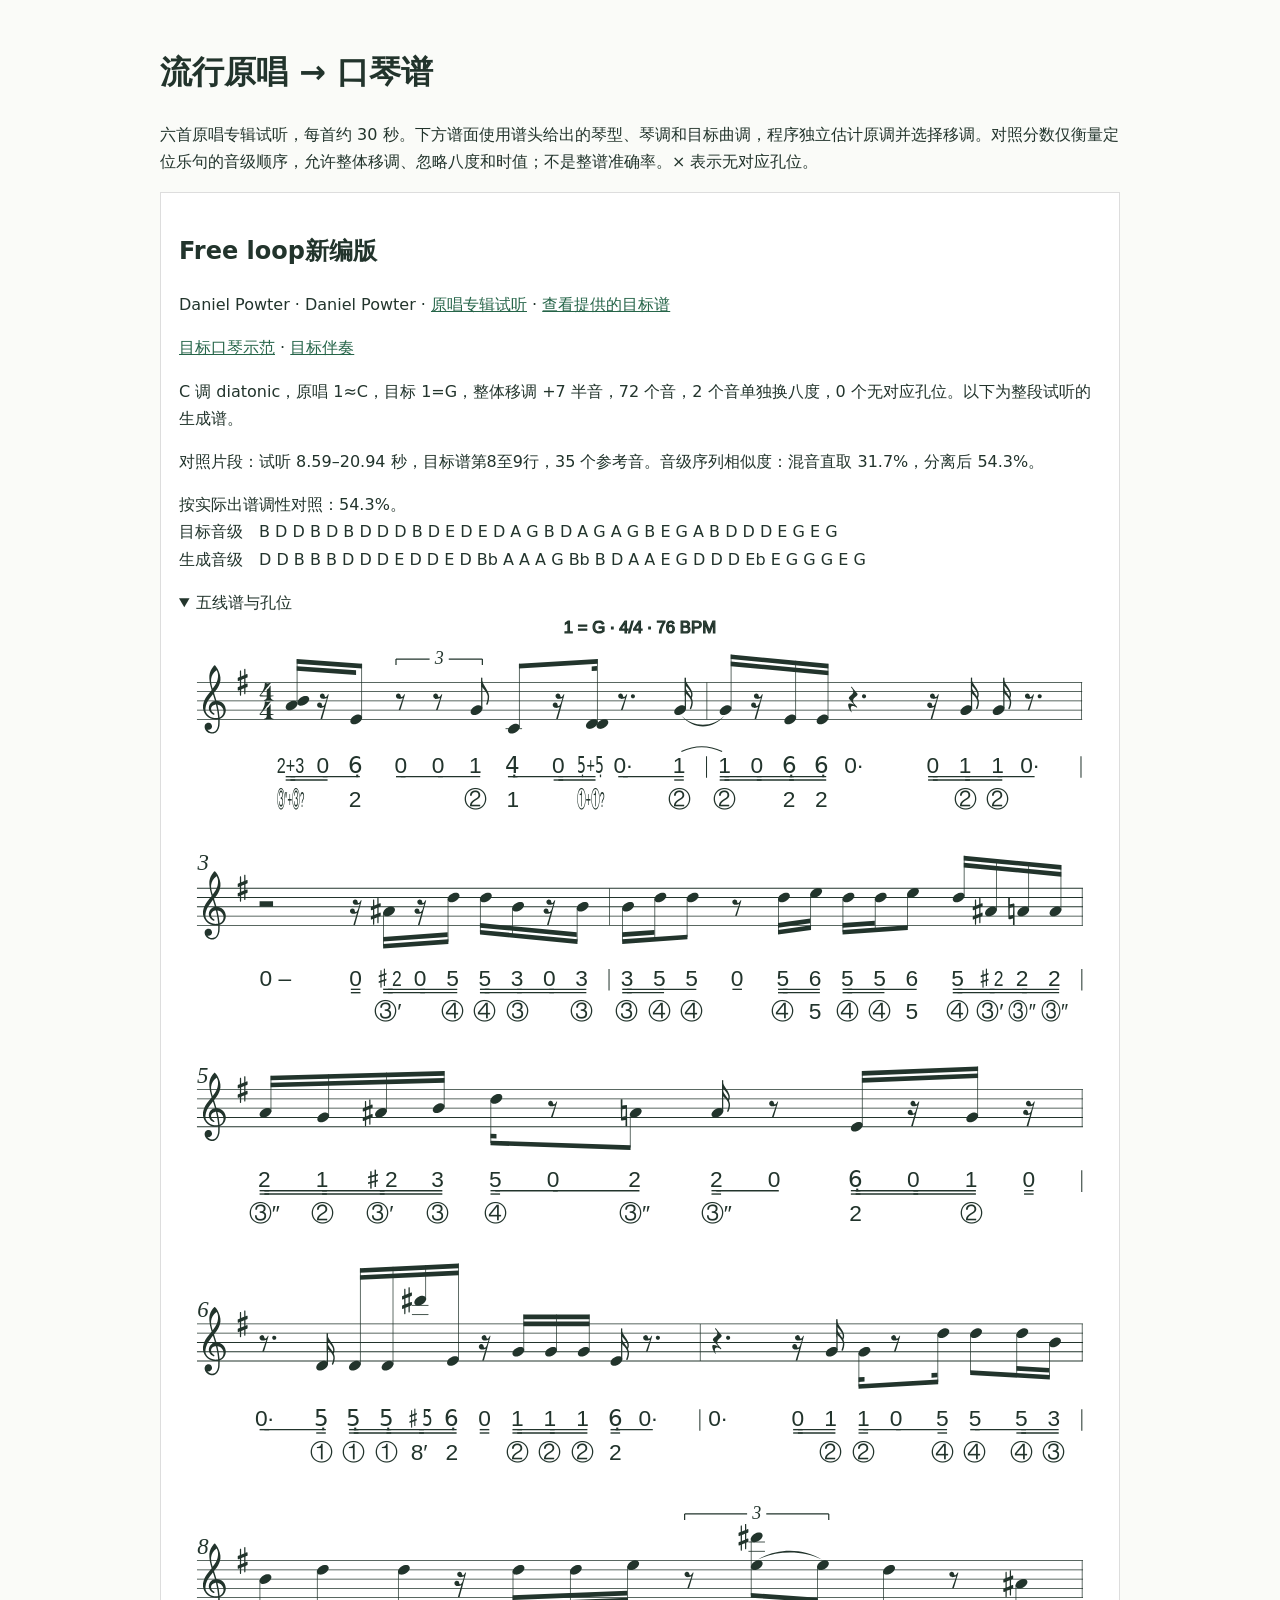
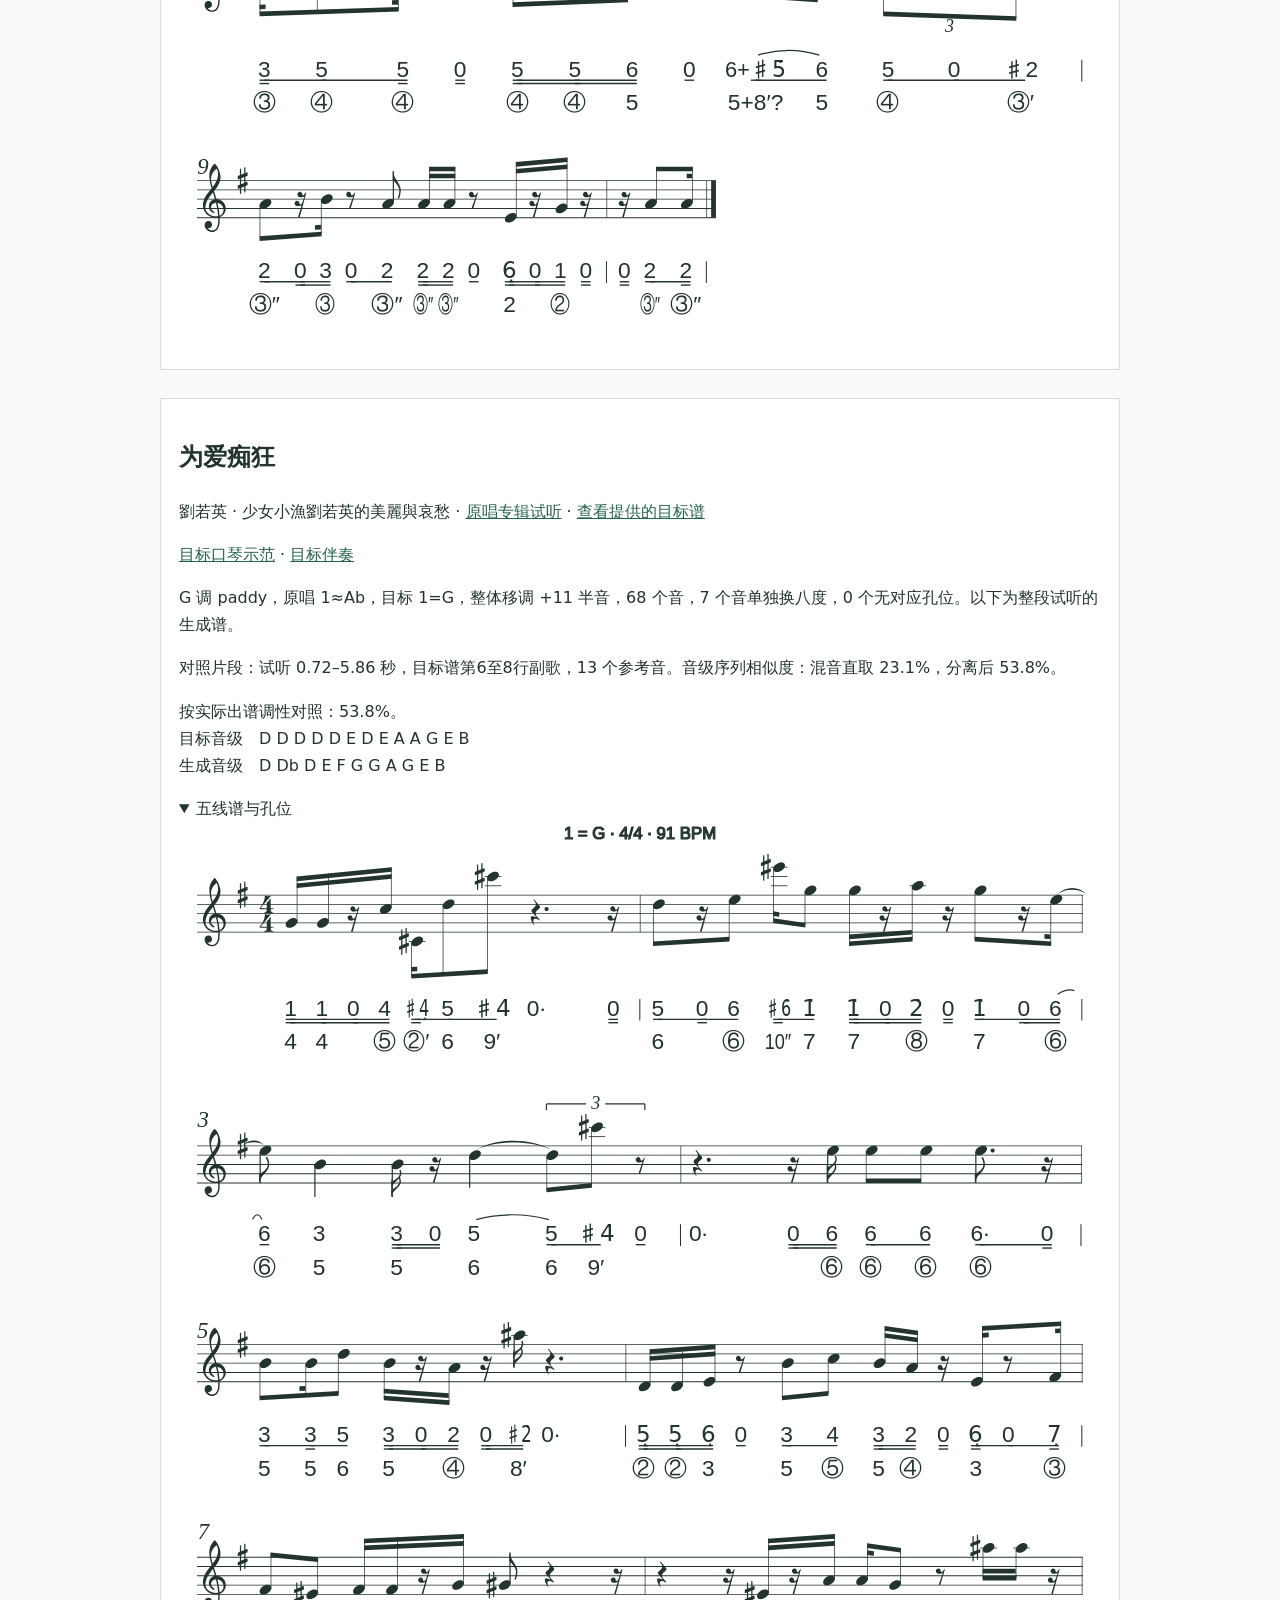
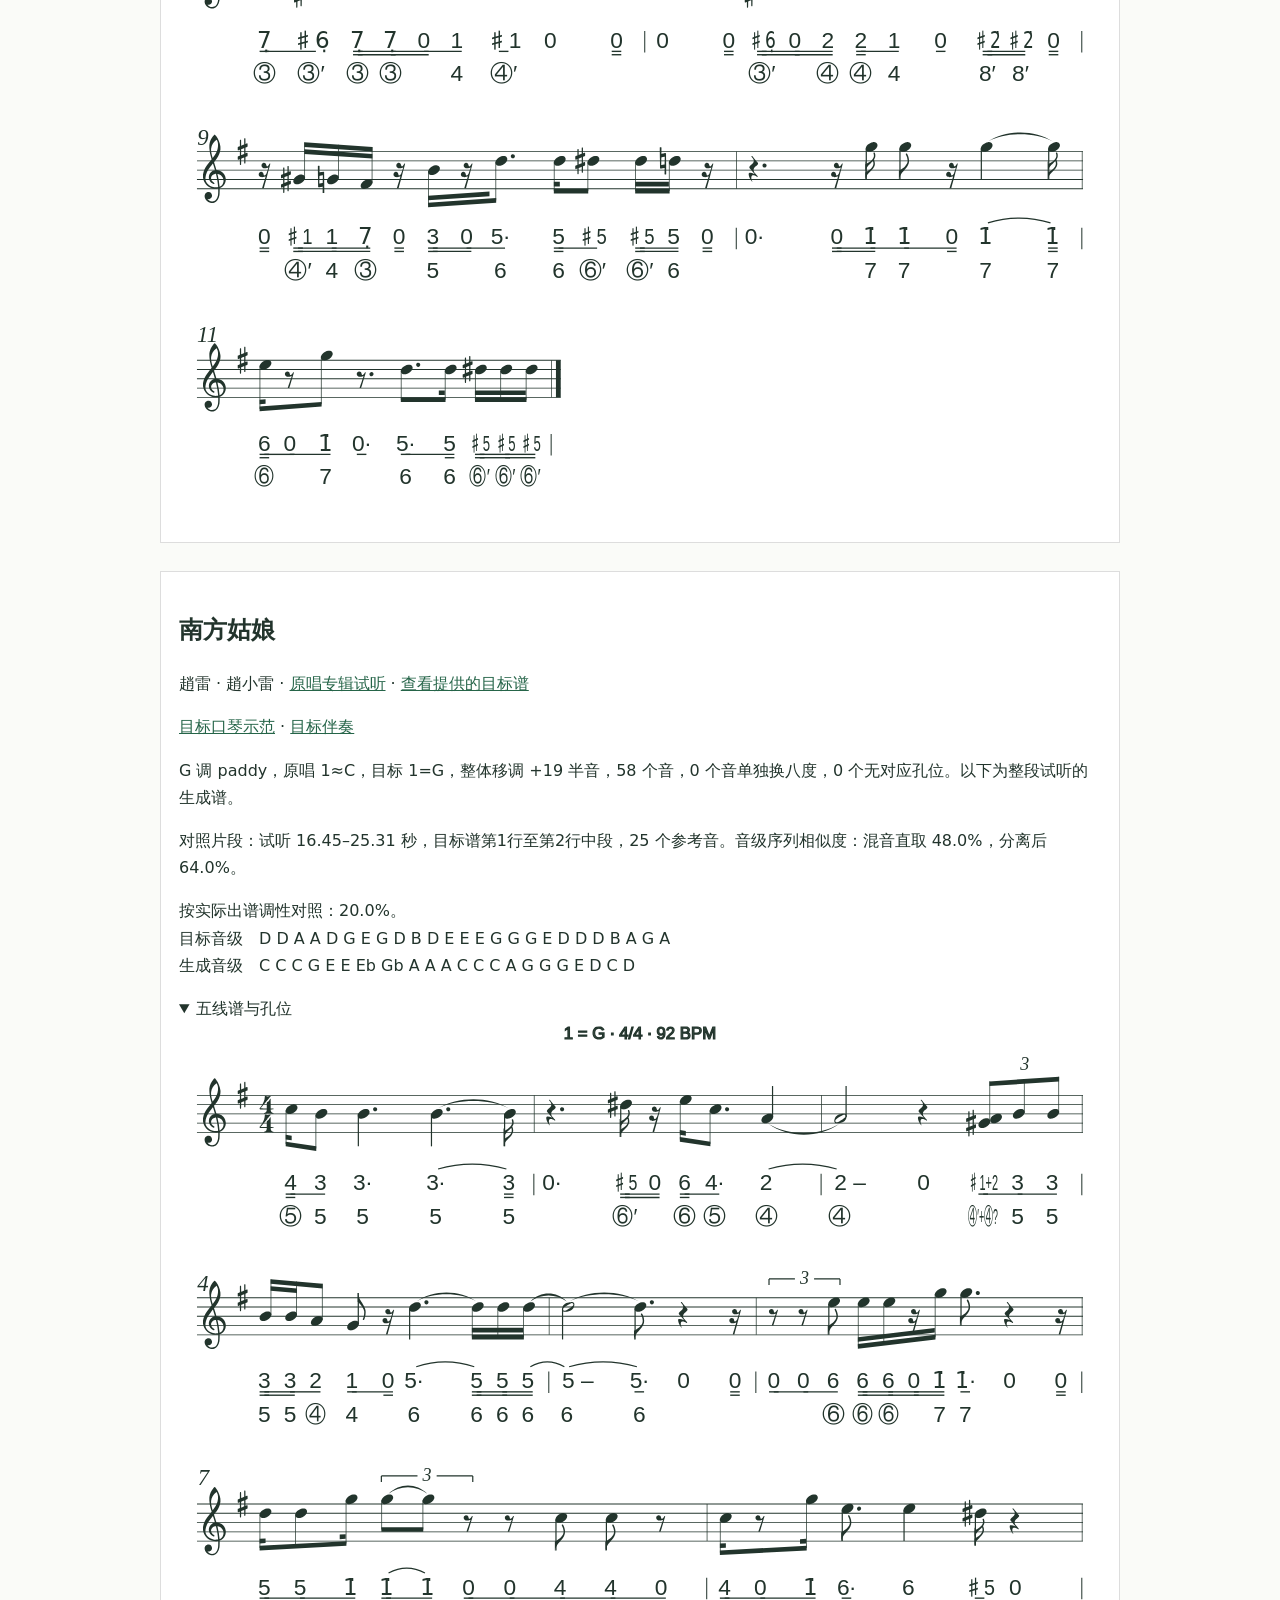
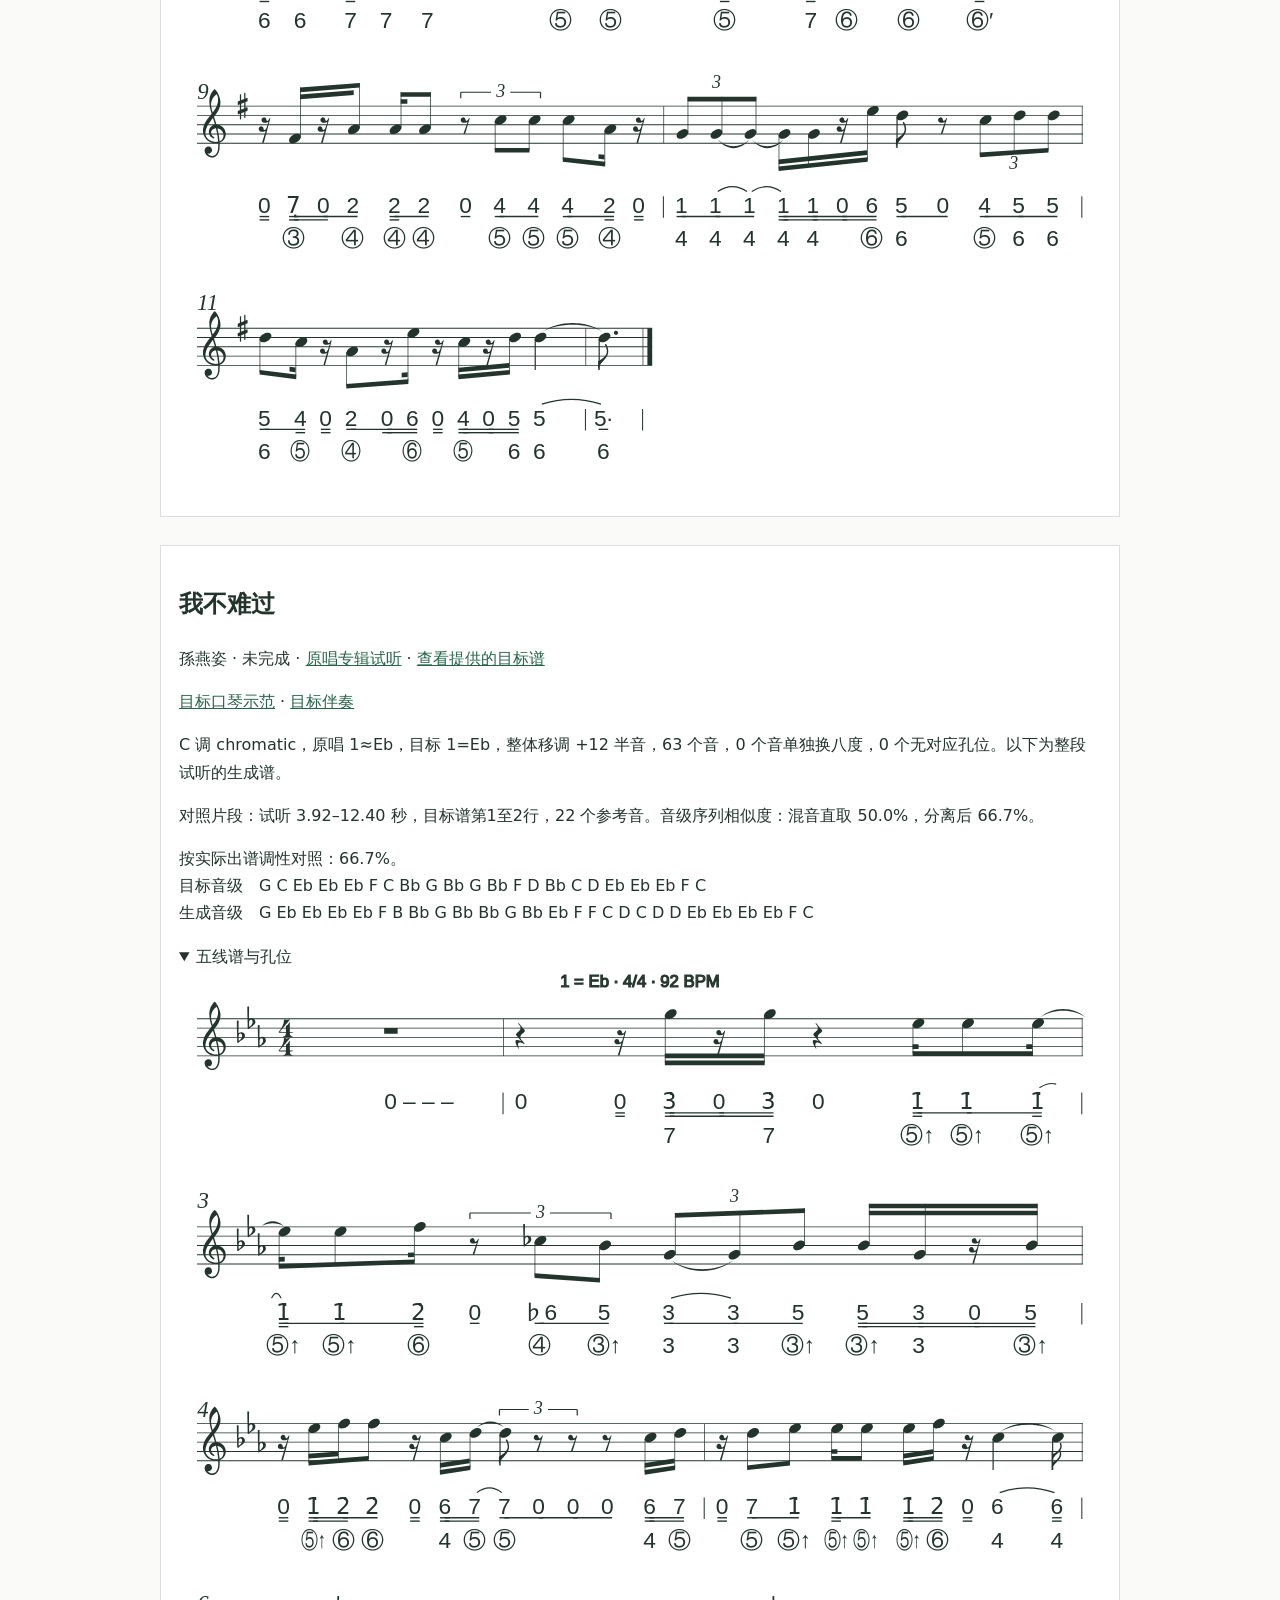
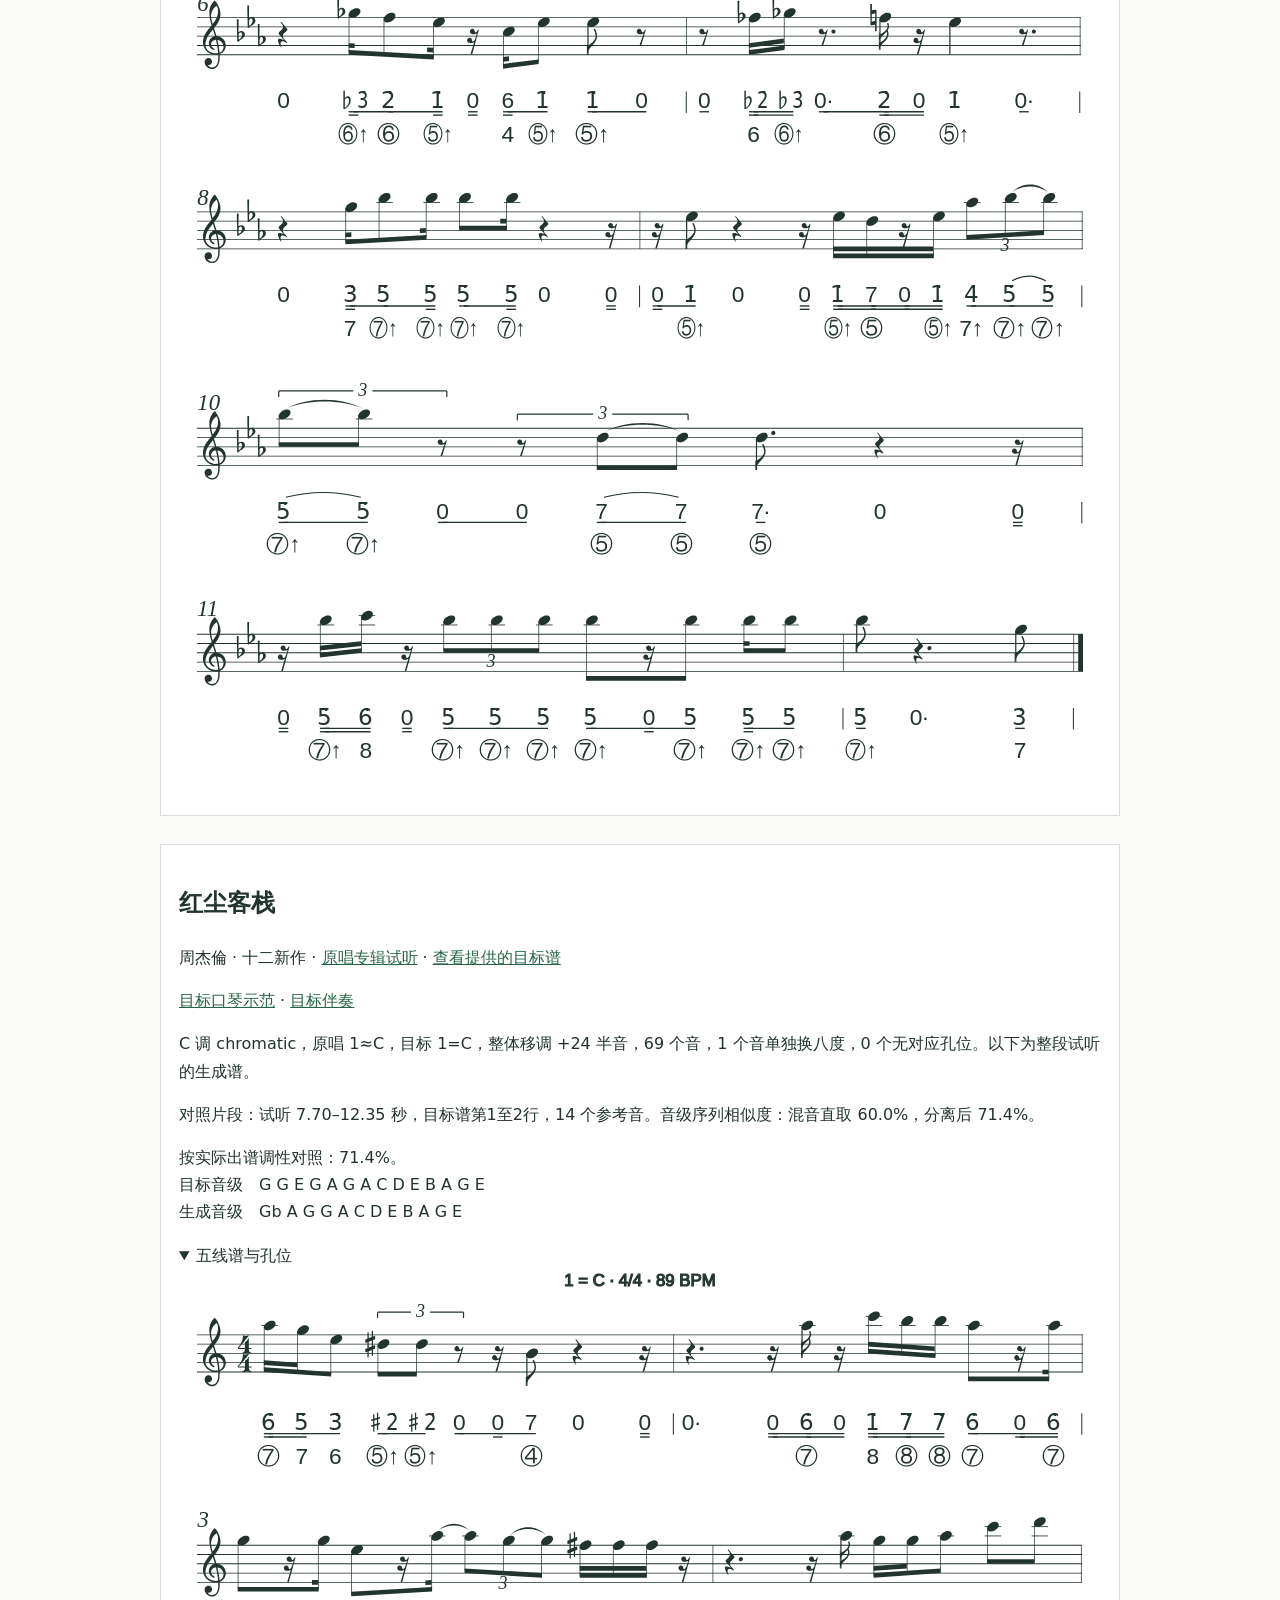
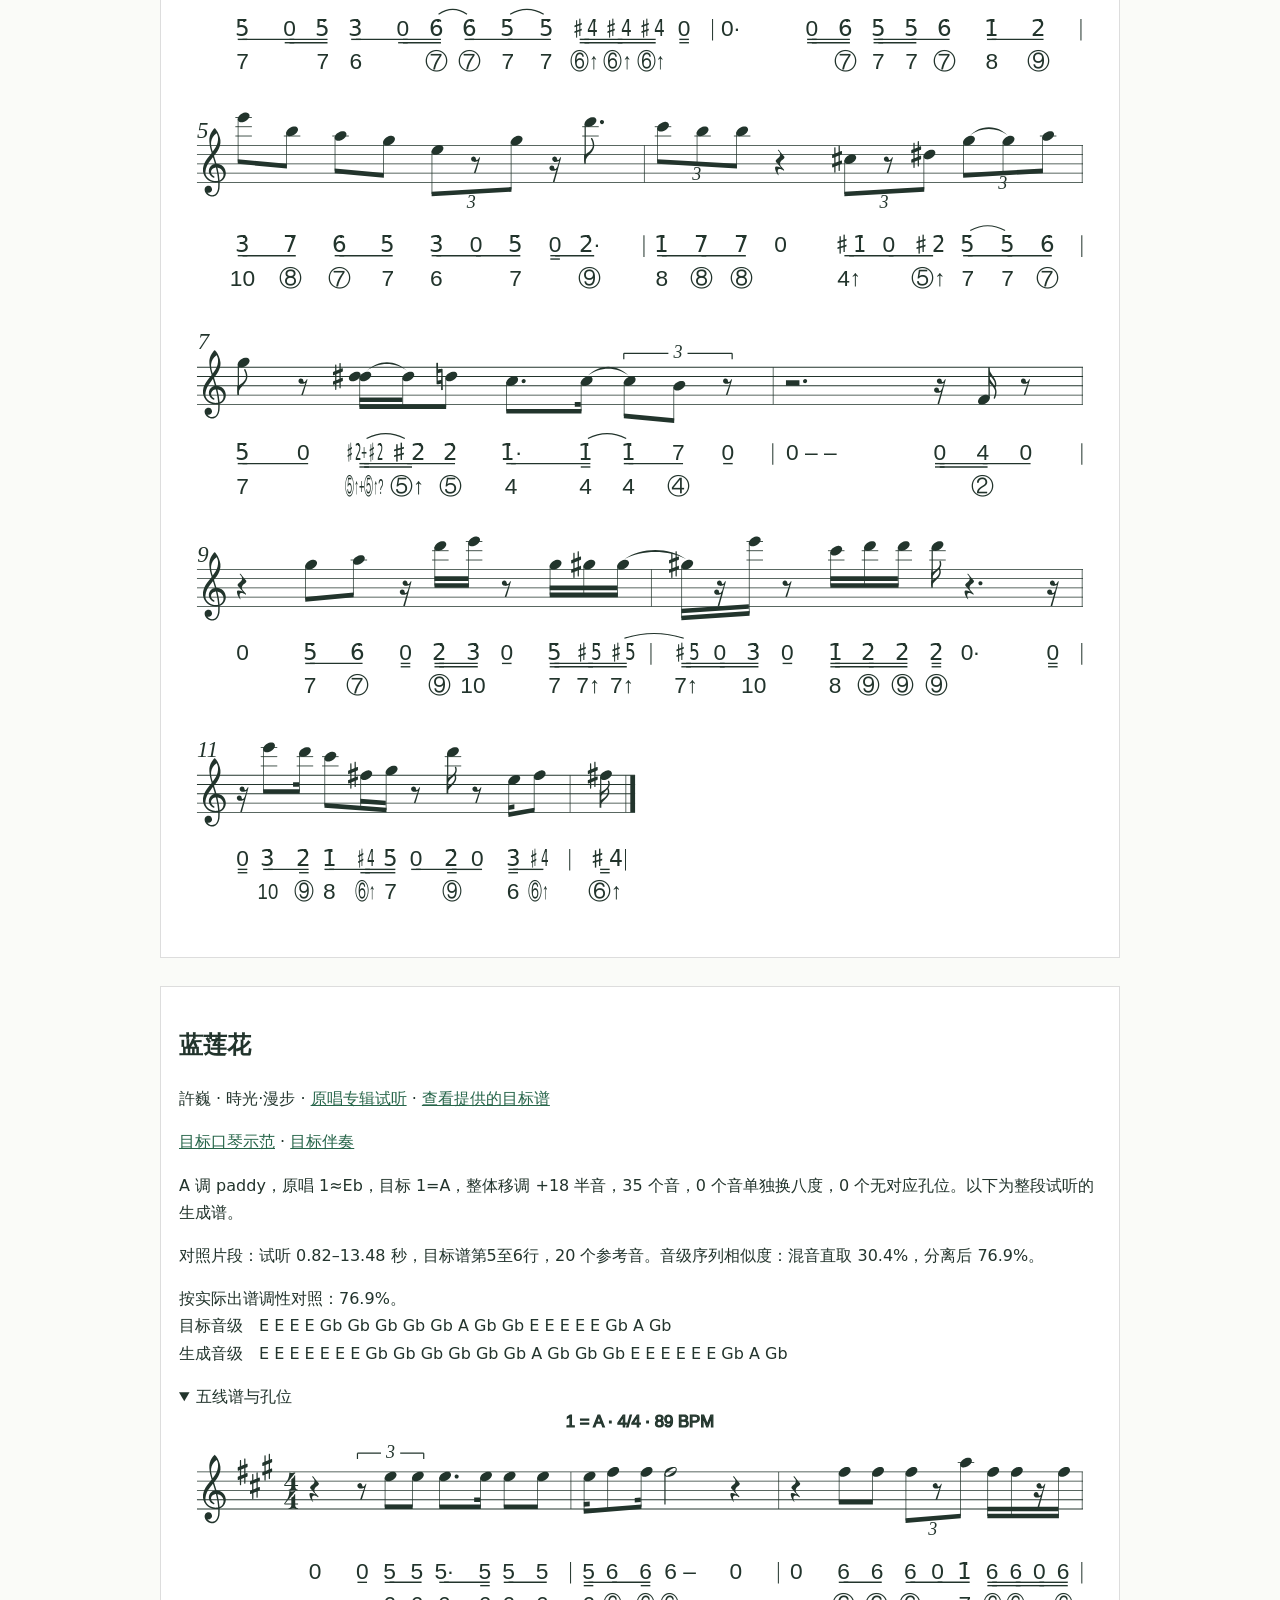
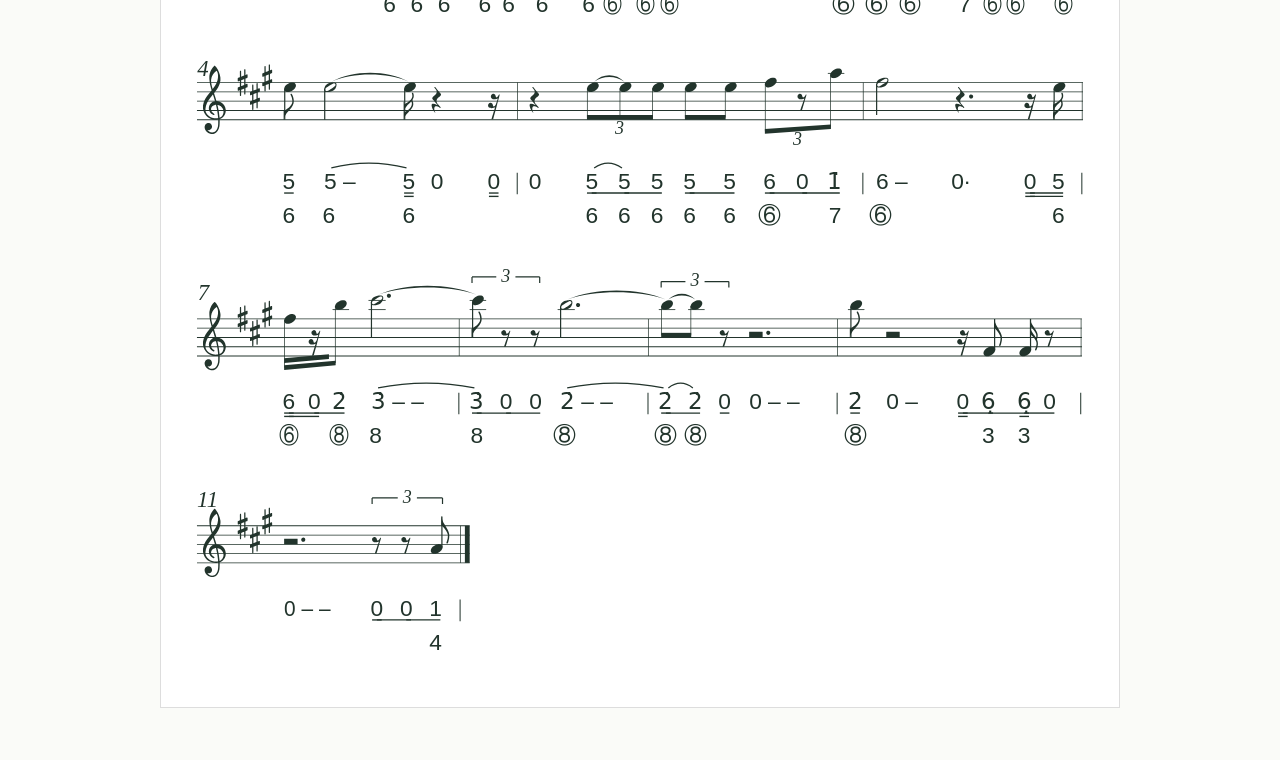
<file: benchmarks/vocal_pop/results/index.html>
<!doctype html><html lang="zh-CN"><meta charset="utf-8"><title>原唱改编对照</title>
<style>body{max-width:960px;margin:auto;padding:24px;font:16px/1.7 system-ui;color:#22342c;background:#fafbf8}section{background:white;padding:18px;margin-bottom:28px;border:1px solid #ddd}a{color:#266549}svg{max-width:100%}@media print{a,summary{display:none}section{break-before:page;border:0}}</style>
<h1>流行原唱 → 口琴谱</h1><p>六首原唱专辑试听，每首约 30 秒。下方谱面使用谱头给出的琴型、琴调和目标曲调，程序独立估计原调并选择移调。对照分数仅衡量定位乐句的音级顺序，允许整体移调、忽略八度和时值；不是整谱准确率。× 表示无对应孔位。</p><section><h2>Free loop新编版</h2><p>Daniel Powter · Daniel Powter · <a href="https://music.apple.com/tw/album/free-loop/63816246?i=63816163&amp;uo=4">原唱专辑试听</a> · <a href="file:///Users/mac/Documents/harmonica/new_first_3_pages/Free%20loop%E6%96%B0%E7%BC%96%E7%89%88/score_1.jpg">查看提供的目标谱</a></p><p><a href="file:///Users/mac/Documents/harmonica/new_first_3_pages/Free%20loop%E6%96%B0%E7%BC%96%E7%89%88/demo.mp3">目标口琴示范</a> · <a href="file:///Users/mac/Documents/harmonica/new_first_3_pages/Free%20loop%E6%96%B0%E7%BC%96%E7%89%88/accompaniment.mp3">目标伴奏</a></p><p>C 调 diatonic，原唱 1≈C，目标 1=G，整体移调 +7 半音，72 个音，2 个音单独换八度，0 个无对应孔位。以下为整段试听的生成谱。</p><p>对照片段：试听 8.59–20.94 秒，目标谱第8至9行，35 个参考音。音级序列相似度：混音直取 31.7%，分离后 54.3%。</p><p>按实际出谱调性对照：54.3%。<br>目标音级　B D D B D B D D D B D E D E D A G B D A G A G B E G A B D D D E G E G<br>生成音级　D D B B B D D D E D D E D Bb A A A G Bb B D A A E G D D D Eb E G G G E G</p><details open><summary>五线谱与孔位</summary><div class="score"></div><script type="text/plain" class="abc">X:1
%%propagate-accidentals octave
%%barnumbers 0
%%annotationfont Helvetica 14
P:1=G
M:4/4
L:1/16
Q:1/4=76
K:G
"_2+3̳\n③″+③?"[AB]1"_0̳\n "z1"_6̣̲\n2"E2 (3"_0̲\n "z2"_0̲\n "z2"_1̲\n②"G2 "_4̣̲\n1"C2"_0̳\n "z1"_5̣+5̣̳\n①+①?"[DD]1 "_0̲·\n "z3"_1̳\n②"G1- | "_1̳\n②"G1"_0̳\n "z1"_6̣̳\n2"E1"_6̣̳\n2"E1 "_0·\n "z6 "_0̳\n "z1"_1̳\n②"G1 "_1̳\n②"G1"_0̲·\n "z3 |
"_0 –\n "z8 "_0̳\n "z1"_♯2̳\n③′"^A1"_0̳\n "z1"_5̳\n④"D'1 "_5̳\n④"D'1"_3̳\n③"B1"_0̳\n "z1"_3̳\n③"B1 | "_3̳\n③"B1"_5̳\n④"D'1"_5̲\n④"D'2 "_0̲\n "z2"_5̳\n④"D'1"_6̳\n5"E'1 "_5̳\n④"D'1"_5̳\n④"D'1"_6̲\n5"E'2 "_5̳\n④"D'1"_♯2̳\n③′"^A1"_2̳\n③″"=A1"_2̳\n③″"A1 |
"_2̳\n③″"A1"_1̳\n②"G1"_♯2̳\n③′"^A1"_3̳\n③"B1 "_5̳\n④"D'1"_0̲\n "z2"_2̲\n③″"=A2 "_2̳\n③″"A1"_0̲\n "z2 "_6̣̳\n2"E1"_0̳\n "z1"_1̳\n②"G1"_0̳\n "z1 |
"_0̲·\n "z3"_5̣̳\n①"D1 "_5̣̳\n①"D1"_5̣̳\n①"D1"_♯5̳̇\n8′"^D''1"_6̣̳\n2"E1 "_0̳\n "z1"_1̳\n②"G1"_1̳\n②"G1"_1̳\n②"G1 "_6̣̳\n2"E1"_0̲·\n "z3 | "_0·\n "z6 "_0̳\n "z1"_1̳\n②"G1 "_1̳\n②"G1"_0̲\n "z2"_5̳\n④"D'1 "_5̲\n④"D'2"_5̳\n④"D'1"_3̳\n③"B1 |
"_3̳\n③"B1"_5̲\n④"D'2"_5̳\n④"D'1 "_0̳\n "z1"_5̳\n④"D'1"_5̳\n④"D'1"_6̳\n5"E'1 (3"_0̲\n "z2"_6+♯5̲̇\n5+8′?"[E'-^D'']2"_6̲\n5"E'2 (3"_5̲\n④"D'2"_0̲\n "z2"_♯2̲\n③′"^A2 |
"_2̲\n③″"A2"_0̳\n "z1"_3̳\n③"B1 "_0̲\n "z2"_2̲\n③″"A2 "_2̳\n③″"A1"_2̳\n③″"A1"_0̲\n "z2 "_6̣̳\n2"E1"_0̳\n "z1"_1̳\n②"G1"_0̳\n "z1 | "_0̳\n "z1"_2̲\n③″"A2"_2̳\n③″"A1 |]
</script></details></section><section><h2>为爱痴狂</h2><p>劉若英 · 少女小漁劉若英的美麗與哀愁 · <a href="https://music.apple.com/tw/album/%E7%82%BA%E6%84%9B%E7%97%B4%E7%8B%82/376265436?i=376265477&amp;uo=4">原唱专辑试听</a> · <a href="file:///Users/mac/Documents/harmonica/new_first_3_pages/%E4%B8%BA%E7%88%B1%E7%97%B4%E7%8B%82/score_1.jpg">查看提供的目标谱</a></p><p><a href="file:///Users/mac/Documents/harmonica/new_first_3_pages/%E4%B8%BA%E7%88%B1%E7%97%B4%E7%8B%82/demo.mp3">目标口琴示范</a> · <a href="file:///Users/mac/Documents/harmonica/new_first_3_pages/%E4%B8%BA%E7%88%B1%E7%97%B4%E7%8B%82/accompaniment.mp3">目标伴奏</a></p><p>G 调 paddy，原唱 1≈Ab，目标 1=G，整体移调 +11 半音，68 个音，7 个音单独换八度，0 个无对应孔位。以下为整段试听的生成谱。</p><p>对照片段：试听 0.72–5.86 秒，目标谱第6至8行副歌，13 个参考音。音级序列相似度：混音直取 23.1%，分离后 53.8%。</p><p>按实际出谱调性对照：53.8%。<br>目标音级　D D D D D E D E A A G E B<br>生成音级　D Db D E F G G A G E B</p><details open><summary>五线谱与孔位</summary><div class="score"></div><script type="text/plain" class="abc">X:1
%%propagate-accidentals octave
%%barnumbers 0
%%annotationfont Helvetica 14
P:1=G
M:4/4
L:1/16
Q:1/4=91
K:G
"_1̳\n4"G1"_1̳\n4"G1"_0̳\n "z1"_4̳\n⑤"C'1 "_♯4̣̳\n②′"^C1"_5̲\n6"D'2"_♯4̲̇\n9′"^C''2 "_0·\n "z6 "_0̳\n "z1 | "_5̲\n6"D'2"_0̳\n "z1"_6̲\n⑥"E'2 "_♯6̳̇\n10″"^E''1"_1̲̇\n7"G'2 "_1̳̇\n7"G'1"_0̳\n "z1"_2̳̇\n⑧"A'1"_0̳\n "z1 "_1̲̇\n7"G'2"_0̳\n "z1"_6̳\n⑥"E'1- |
"_6̲\n⑥"E'2 "_3\n5"B4 "_3̳\n5"B1"_0̳\n "z1 "_5\n6"D'4- (3"_5̲\n6"D'2"_♯4̲̇\n9′"^C''2"_0̲\n "z2 | "_0·\n "z6 "_0̳\n "z1"_6̳\n⑥"E'1 "_6̲\n⑥"E'2"_6̲\n⑥"E'2 "_6̲·\n⑥"E'3"_0̳\n "z1 |
"_3̲\n5"B2"_3̳\n5"B1"_5̲\n6"D'2 "_3̳\n5"B1"_0̳\n "z1"_2̳\n④"A1 "_0̳\n "z1"_♯2̳̇\n8′"^A'1 "_0·\n "z6 | "_5̣̳\n②"D1"_5̣̳\n②"D1"_6̣̳\n3"E1"_0̲\n "z2 "_3̲\n5"B2"_4̲\n⑤"C'2 "_3̳\n5"B1"_2̳\n④"A1"_0̳\n "z1 "_6̣̳\n3"E1"_0̲\n "z2"_7̣̳\n③"F1 |
"_7̣̲\n③"F2"_♯6̣̲\n③′"^E2 "_7̣̳\n③"F1"_7̣̳\n③"F1"_0̳\n "z1"_1̲\n4"G2 "_♯1̲\n④′"^G2 "_0\n "z4 "_0̳\n "z1 | "_0\n "z4 "_0̳\n "z1"_♯6̣̳\n③′"^E1"_0̳\n "z1"_2̳\n④"A1 "_2̳\n④"A1"_1̲\n4"G2"_0̲\n "z2 "_♯2̳̇\n8′"^A'1"_♯2̳̇\n8′"A'1"_0̳\n "z1 |
"_0̳\n "z1"_♯1̳\n④′"^G1"_1̳\n4"=G1"_7̣̳\n③"F1 "_0̳\n "z1"_3̳\n5"B1"_0̳\n "z1"_5̲·\n6"D'3 "_5̳\n6"D'1"_♯5̲\n⑥′"^D'2 "_♯5̳\n⑥′"D'1"_5̳\n6"=D'1"_0̳\n "z1 | "_0·\n "z6 "_0̳\n "z1"_1̳̇\n7"G'1 "_1̲̇\n7"G'2"_0̳\n "z1 "_1̇\n7"G'4- "_1̳̇\n7"G'1 |
"_6̳\n⑥"E'1"_0̲\n "z2"_1̲̇\n7"G'2 "_0̲·\n "z3 "_5̲·\n6"D'3"_5̳\n6"D'1 "_♯5̳\n⑥′"^D'1"_♯5̳\n⑥′"D'1"_♯5̳\n⑥′"D'1 |]
</script></details></section><section><h2>南方姑娘</h2><p>趙雷 · 趙小雷 · <a href="https://music.apple.com/tw/album/%E5%8D%97%E6%96%B9%E5%A7%91%E5%A8%98/1722413125?i=1722413132&amp;uo=4">原唱专辑试听</a> · <a href="file:///Users/mac/Documents/harmonica/new_first_3_pages/%E5%8D%97%E6%96%B9%E5%A7%91%E5%A8%98/score_1.jpg">查看提供的目标谱</a></p><p><a href="file:///Users/mac/Documents/harmonica/new_first_3_pages/%E5%8D%97%E6%96%B9%E5%A7%91%E5%A8%98/demo.mp3">目标口琴示范</a> · <a href="file:///Users/mac/Documents/harmonica/new_first_3_pages/%E5%8D%97%E6%96%B9%E5%A7%91%E5%A8%98/accompaniment.mp3">目标伴奏</a></p><p>G 调 paddy，原唱 1≈C，目标 1=G，整体移调 +19 半音，58 个音，0 个音单独换八度，0 个无对应孔位。以下为整段试听的生成谱。</p><p>对照片段：试听 16.45–25.31 秒，目标谱第1行至第2行中段，25 个参考音。音级序列相似度：混音直取 48.0%，分离后 64.0%。</p><p>按实际出谱调性对照：20.0%。<br>目标音级　D D A A D G E G D B D E E E G G G E D D D B A G A<br>生成音级　C C C G E E Eb Gb A A A C C C A G G G E D C D</p><details open><summary>五线谱与孔位</summary><div class="score"></div><script type="text/plain" class="abc">X:1
%%propagate-accidentals octave
%%barnumbers 0
%%annotationfont Helvetica 14
P:1=G
M:4/4
L:1/16
Q:1/4=92
K:G
"_4̳\n⑤"C'1"_3̲\n5"B2 "_3·\n5"B6 "_3·\n5"B6- "_3̳\n5"B1 | "_0·\n "z6 "_♯5̳\n⑥′"^D'1"_0̳\n "z1 "_6̳\n⑥"E'1"_4̲·\n⑤"C'3 "_2\n④"A4- | "_2 –\n④"A8 "_0\n "z4 (3"_♯1+2̲\n④′+④?"[^GA]2"_3̲\n5"B2"_3̲\n5"B2 |
"_3̳\n5"B1"_3̳\n5"B1"_2̲\n④"A2 "_1̲\n4"G2"_0̳\n "z1 "_5·\n6"D'6- "_5̳\n6"D'1"_5̳\n6"D'1"_5̳\n6"D'1- | "_5 –\n6"D'8- "_5̲·\n6"D'3 "_0\n "z4 "_0̳\n "z1 | (3"_0̲\n "z2"_0̲\n "z2"_6̲\n⑥"E'2 "_6̳\n⑥"E'1"_6̳\n⑥"E'1"_0̳\n "z1"_1̳̇\n7"G'1 "_1̲̇·\n7"G'3 "_0\n "z4 "_0̳\n "z1 |
"_5̳\n6"D'1"_5̲\n6"D'2"_1̳̇\n7"G'1 (3"_1̲̇\n7"G'2-"_1̲̇\n7"G'2"_0̲\n "z2 "_0̲\n "z2"_4̲\n⑤"C'2 "_4̲\n⑤"C'2"_0̲\n "z2 | "_4̳\n⑤"C'1"_0̲\n "z2"_1̳̇\n7"G'1 "_6̲·\n⑥"E'3 "_6\n⑥"E'4 "_♯5̳\n⑥′"^D'1 "_0\n "z4 |
"_0̳\n "z1"_7̣̳\n③"F1"_0̳\n "z1"_2̲\n④"A2 "_2̳\n④"A1"_2̲\n④"A2 (3"_0̲\n "z2"_4̲\n⑤"C'2"_4̲\n⑤"C'2 "_4̲\n⑤"C'2"_2̳\n④"A1"_0̳\n "z1 | (3"_1̲\n4"G2"_1̲\n4"G2-"_1̲\n4"G2- "_1̳\n4"G1"_1̳\n4"G1"_0̳\n "z1"_6̳\n⑥"E'1 "_5̲\n6"D'2"_0̲\n "z2 (3"_4̲\n⑤"C'2"_5̲\n6"D'2"_5̲\n6"D'2 |
"_5̲\n6"D'2"_4̳\n⑤"C'1"_0̳\n "z1 "_2̲\n④"A2"_0̳\n "z1"_6̳\n⑥"E'1 "_0̳\n "z1"_4̳\n⑤"C'1"_0̳\n "z1"_5̳\n6"D'1 "_5\n6"D'4- | "_5̲·\n6"D'3 |]
</script></details></section><section><h2>我不难过</h2><p>孫燕姿 · 未完成 · <a href="https://music.apple.com/tw/album/%E6%88%91%E4%B8%8D%E9%9B%A3%E9%81%8E/255920420?i=255921025&amp;uo=4">原唱专辑试听</a> · <a href="file:///Users/mac/Documents/harmonica/new_first_3_pages/%E6%88%91%E4%B8%8D%E9%9A%BE%E8%BF%87/score_1.jpg">查看提供的目标谱</a></p><p><a href="file:///Users/mac/Documents/harmonica/new_first_3_pages/%E6%88%91%E4%B8%8D%E9%9A%BE%E8%BF%87/demo.mp3">目标口琴示范</a> · <a href="file:///Users/mac/Documents/harmonica/new_first_3_pages/%E6%88%91%E4%B8%8D%E9%9A%BE%E8%BF%87/accompaniment.mp3">目标伴奏</a></p><p>C 调 chromatic，原唱 1≈Eb，目标 1=Eb，整体移调 +12 半音，63 个音，0 个音单独换八度，0 个无对应孔位。以下为整段试听的生成谱。</p><p>对照片段：试听 3.92–12.40 秒，目标谱第1至2行，22 个参考音。音级序列相似度：混音直取 50.0%，分离后 66.7%。</p><p>按实际出谱调性对照：66.7%。<br>目标音级　G C Eb Eb Eb F C Bb G Bb G Bb F D Bb C D Eb Eb Eb F C<br>生成音级　G Eb Eb Eb Eb F B Bb G Bb Bb G Bb Eb F F C D C D D Eb Eb Eb Eb F C</p><details open><summary>五线谱与孔位</summary><div class="score"></div><script type="text/plain" class="abc">X:1
%%propagate-accidentals octave
%%barnumbers 0
%%annotationfont Helvetica 14
P:1=Eb
M:4/4
L:1/16
Q:1/4=92
K:Eb
"_0 – – –\n "z16 | "_0\n "z4 "_0̳\n "z1"_3̳̇\n7"G'1"_0̳\n "z1"_3̳̇\n7"G'1 "_0\n "z4 "_1̳̇\n⑤↑"E'1"_1̲̇\n⑤↑"E'2"_1̳̇\n⑤↑"E'1- |
"_1̳̇\n⑤↑"E'1"_1̲̇\n⑤↑"E'2"_2̳̇\n⑥"F'1 (3"_0̲\n "z2"_♭6̲\n④"_C'2"_5̲\n③↑"B2 (3"_3̲\n3"G2-"_3̲\n3"G2"_5̲\n③↑"B2 "_5̳\n③↑"B1"_3̳\n3"G1"_0̳\n "z1"_5̳\n③↑"B1 |
"_0̳\n "z1"_1̳̇\n⑤↑"E'1"_2̳̇\n⑥"F'1"_2̲̇\n⑥"F'2 "_0̳\n "z1"_6̳\n4"C'1"_7̳\n⑤"D'1- (3"_7̲\n⑤"D'2"_0̲\n "z2"_0̲\n "z2 "_0̲\n "z2"_6̳\n4"C'1"_7̳\n⑤"D'1 | "_0̳\n "z1"_7̲\n⑤"D'2"_1̲̇\n⑤↑"E'2 "_1̳̇\n⑤↑"E'1"_1̲̇\n⑤↑"E'2 "_1̳̇\n⑤↑"E'1"_2̳̇\n⑥"F'1"_0̳\n "z1 "_6\n4"C'4- "_6̳\n4"C'1 |
"_0\n "z4 "_♭3̳̇\n⑥↑"_G'1"_2̲̇\n⑥"F'2"_1̳̇\n⑤↑"E'1 "_0̳\n "z1"_6̳\n4"C'1"_1̲̇\n⑤↑"E'2 "_1̲̇\n⑤↑"E'2"_0̲\n "z2 | "_0̲\n "z2"_♭2̳̇\n6"_F'1"_♭3̳̇\n⑥↑"_G'1 "_0̲·\n "z3"_2̳̇\n⑥"=F'1 "_0̳\n "z1 "_1̇\n⑤↑"E'4 "_0̲·\n "z3 |
"_0\n "z4 "_3̳̇\n7"G'1"_5̲̇\n⑦↑"B'2"_5̳̇\n⑦↑"B'1 "_5̲̇\n⑦↑"B'2"_5̳̇\n⑦↑"B'1 "_0\n "z4 "_0̳\n "z1 | "_0̳\n "z1"_1̲̇\n⑤↑"E'2 "_0\n "z4 "_0̳\n "z1 "_1̳̇\n⑤↑"E'1"_7̳\n⑤"D'1"_0̳\n "z1"_1̳̇\n⑤↑"E'1 (3"_4̲̇\n7↑"A'2"_5̲̇\n⑦↑"B'2-"_5̲̇\n⑦↑"B'2 |
(3"_5̲̇\n⑦↑"B'2-"_5̲̇\n⑦↑"B'2"_0̲\n "z2 (3"_0̲\n "z2"_7̲\n⑤"D'2-"_7̲\n⑤"D'2 "_7̲·\n⑤"D'3 "_0\n "z4 "_0̳\n "z1 |
"_0̳\n "z1"_5̳̇\n⑦↑"B'1"_6̳̇\n8"C''1"_0̳\n "z1 (3"_5̲̇\n⑦↑"B'2"_5̲̇\n⑦↑"B'2"_5̲̇\n⑦↑"B'2 "_5̲̇\n⑦↑"B'2"_0̳\n "z1"_5̲̇\n⑦↑"B'2 "_5̳̇\n⑦↑"B'1"_5̲̇\n⑦↑"B'2 | "_5̲̇\n⑦↑"B'2 "_0·\n "z6 "_3̲̇\n7"G'2 |]
</script></details></section><section><h2>红尘客栈</h2><p>周杰倫 · 十二新作 · <a href="https://music.apple.com/tw/album/%E7%B4%85%E5%A1%B5%E5%AE%A2%E6%A3%A7/587743633?i=587743642&amp;uo=4">原唱专辑试听</a> · <a href="file:///Users/mac/Documents/harmonica/new_first_3_pages/%E7%BA%A2%E5%B0%98%E5%AE%A2%E6%A0%88/score_1.jpg">查看提供的目标谱</a></p><p><a href="file:///Users/mac/Documents/harmonica/new_first_3_pages/%E7%BA%A2%E5%B0%98%E5%AE%A2%E6%A0%88/demo.mp3">目标口琴示范</a> · <a href="file:///Users/mac/Documents/harmonica/new_first_3_pages/%E7%BA%A2%E5%B0%98%E5%AE%A2%E6%A0%88/accompaniment.mp3">目标伴奏</a></p><p>C 调 chromatic，原唱 1≈C，目标 1=C，整体移调 +24 半音，69 个音，1 个音单独换八度，0 个无对应孔位。以下为整段试听的生成谱。</p><p>对照片段：试听 7.70–12.35 秒，目标谱第1至2行，14 个参考音。音级序列相似度：混音直取 60.0%，分离后 71.4%。</p><p>按实际出谱调性对照：71.4%。<br>目标音级　G G E G A G A C D E B A G E<br>生成音级　Gb A G G A C D E B A G E</p><details open><summary>五线谱与孔位</summary><div class="score"></div><script type="text/plain" class="abc">X:1
%%propagate-accidentals octave
%%barnumbers 0
%%annotationfont Helvetica 14
P:1=C
M:4/4
L:1/16
Q:1/4=89
K:C
"_6̳̇\n⑦"A'1"_5̳̇\n7"G'1"_3̲̇\n6"E'2 (3"_♯2̲̇\n⑤↑"^D'2"_♯2̲̇\n⑤↑"D'2"_0̲\n "z2 "_0̳\n "z1"_7̲\n④"B2 "_0\n "z4 "_0̳\n "z1 | "_0·\n "z6 "_0̳\n "z1"_6̳̇\n⑦"A'1 "_0̳\n "z1"_1̳̇̇\n8"C''1"_7̳̇\n⑧"B'1"_7̳̇\n⑧"B'1 "_6̲̇\n⑦"A'2"_0̳\n "z1"_6̳̇\n⑦"A'1 |
"_5̲̇\n7"G'2"_0̳\n "z1"_5̳̇\n7"G'1 "_3̲̇\n6"E'2"_0̳\n "z1"_6̳̇\n⑦"A'1- (3"_6̲̇\n⑦"A'2"_5̲̇\n7"G'2-"_5̲̇\n7"G'2 "_♯4̳̇\n⑥↑"^F'1"_♯4̳̇\n⑥↑"F'1"_♯4̳̇\n⑥↑"F'1"_0̳\n "z1 | "_0·\n "z6 "_0̳\n "z1"_6̳̇\n⑦"A'1 "_5̳̇\n7"G'1"_5̳̇\n7"G'1"_6̲̇\n⑦"A'2 "_1̲̇̇\n8"C''2"_2̲̇̇\n⑨"D''2 |
"_3̲̇̇\n10"E''2"_7̲̇\n⑧"B'2 "_6̲̇\n⑦"A'2"_5̲̇\n7"G'2 (3"_3̲̇\n6"E'2"_0̲\n "z2"_5̲̇\n7"G'2 "_0̳\n "z1"_2̲̇̇·\n⑨"D''3 | (3"_1̲̇̇\n8"C''2"_7̲̇\n⑧"B'2"_7̲̇\n⑧"B'2 "_0\n "z4 (3"_♯1̲̇\n4↑"^C'2"_0̲\n "z2"_♯2̲̇\n⑤↑"^D'2 (3"_5̲̇\n7"G'2-"_5̲̇\n7"G'2"_6̲̇\n⑦"A'2 |
"_5̲̇\n7"G'2"_0̲\n "z2 "_♯2̇+♯2̳̇\n⑤↑+⑤↑?"[^D'D'-]1"_♯2̳̇\n⑤↑"D'1"_2̲̇\n⑤"=D'2 "_1̲̇·\n4"C'3"_1̳̇\n4"C'1- (3"_1̲̇\n4"C'2"_7̲\n④"B2"_0̲\n "z2 | "_0 – –\n "z12 "_0̳\n "z1"_4̳\n②"F1"_0̲\n "z2 |
"_0\n "z4 "_5̲̇\n7"G'2"_6̲̇\n⑦"A'2 "_0̳\n "z1"_2̳̇̇\n⑨"D''1"_3̳̇̇\n10"E''1"_0̲\n "z2 "_5̳̇\n7"G'1"_♯5̳̇\n7↑"^G'1"_♯5̳̇\n7↑"G'1- | "_♯5̳̇\n7↑"^G'1"_0̳\n "z1"_3̳̇̇\n10"E''1"_0̲\n "z2 "_1̳̇̇\n8"C''1"_2̳̇̇\n⑨"D''1"_2̳̇̇\n⑨"D''1 "_2̳̇̇\n⑨"D''1 "_0·\n "z6 "_0̳\n "z1 |
"_0̳\n "z1"_3̲̇̇\n10"E''2"_2̳̇̇\n⑨"D''1 "_1̲̇̇\n8"C''2"_♯4̳̇\n⑥↑"^F'1"_5̳̇\n7"G'1 "_0̲\n "z2"_2̳̇̇\n⑨"D''1"_0̲\n "z2 "_3̳̇\n6"E'1"_♯4̲̇\n⑥↑"F'2 | "_♯4̳̇\n⑥↑"^F'1 |]
</script></details></section><section><h2>蓝莲花</h2><p>許巍 · 時光·漫步 · <a href="https://music.apple.com/tw/album/%E8%97%8D%E8%93%AE%E8%8A%B1/905191001?i=905191009&amp;uo=4">原唱专辑试听</a> · <a href="file:///Users/mac/Documents/harmonica/new_first_3_pages/%E8%93%9D%E8%8E%B2%E8%8A%B1/score_1.jpg">查看提供的目标谱</a></p><p><a href="file:///Users/mac/Documents/harmonica/new_first_3_pages/%E8%93%9D%E8%8E%B2%E8%8A%B1/demo.mp3">目标口琴示范</a> · <a href="file:///Users/mac/Documents/harmonica/new_first_3_pages/%E8%93%9D%E8%8E%B2%E8%8A%B1/accompaniment.mp3">目标伴奏</a></p><p>A 调 paddy，原唱 1≈Eb，目标 1=A，整体移调 +18 半音，35 个音，0 个音单独换八度，0 个无对应孔位。以下为整段试听的生成谱。</p><p>对照片段：试听 0.82–13.48 秒，目标谱第5至6行，20 个参考音。音级序列相似度：混音直取 30.4%，分离后 76.9%。</p><p>按实际出谱调性对照：76.9%。<br>目标音级　E E E E Gb Gb Gb Gb Gb A Gb Gb E E E E E Gb A Gb<br>生成音级　E E E E E E E Gb Gb Gb Gb Gb Gb A Gb Gb Gb E E E E E E Gb A Gb</p><details open><summary>五线谱与孔位</summary><div class="score"></div><script type="text/plain" class="abc">X:1
%%propagate-accidentals octave
%%barnumbers 0
%%annotationfont Helvetica 14
P:1=A
M:4/4
L:1/16
Q:1/4=89
K:A
"_0\n "z4 (3"_0̲\n "z2"_5̲\n6"E'2"_5̲\n6"E'2 "_5̲·\n6"E'3"_5̳\n6"E'1 "_5̲\n6"E'2"_5̲\n6"E'2 | "_5̳\n6"E'1"_6̲\n⑥"F'2"_6̳\n⑥"F'1 "_6 –\n⑥"F'8 "_0\n "z4 | "_0\n "z4 "_6̲\n⑥"F'2"_6̲\n⑥"F'2 (3"_6̲\n⑥"F'2"_0̲\n "z2"_1̲̇\n7"A'2 "_6̳\n⑥"F'1"_6̳\n⑥"F'1"_0̳\n "z1"_6̳\n⑥"F'1 |
"_5̲\n6"E'2 "_5 –\n6"E'8- "_5̳\n6"E'1 "_0\n "z4 "_0̳\n "z1 | "_0\n "z4 (3"_5̲\n6"E'2-"_5̲\n6"E'2"_5̲\n6"E'2 "_5̲\n6"E'2"_5̲\n6"E'2 (3"_6̲\n⑥"F'2"_0̲\n "z2"_1̲̇\n7"A'2 | "_6 –\n⑥"F'8 "_0·\n "z6 "_0̳\n "z1"_5̳\n6"E'1 |
"_6̳\n⑥"F'1"_0̳\n "z1"_2̲̇\n⑧"B'2 "_3̇ – –\n8"C''12- | (3"_3̲̇\n8"C''2"_0̲\n "z2"_0̲\n "z2 "_2̇ – –\n⑧"B'12- | (3"_2̲̇\n⑧"B'2-"_2̲̇\n⑧"B'2"_0̲\n "z2 "_0 – –\n "z12 | "_2̲̇\n⑧"B'2 "_0 –\n "z8 "_0̳\n "z1"_6̣̲\n3"F2 "_6̣̳\n3"F1"_0̲\n "z2 |
"_0 – –\n "z12 (3"_0̲\n "z2"_0̲\n "z2"_1̲\n4"A2 |]
</script></details></section><script src="../../../sheet_draw/web_assets/abc.js"></script><script src="../../../sheet_draw/web_assets/combined-score.js"></script><script>document.querySelectorAll("section").forEach(s=>renderCombinedScore(s.querySelector(".score"),s.querySelector(".abc").textContent,{responsive:"resize",staffwidth:740}));</script></html>
</file>
